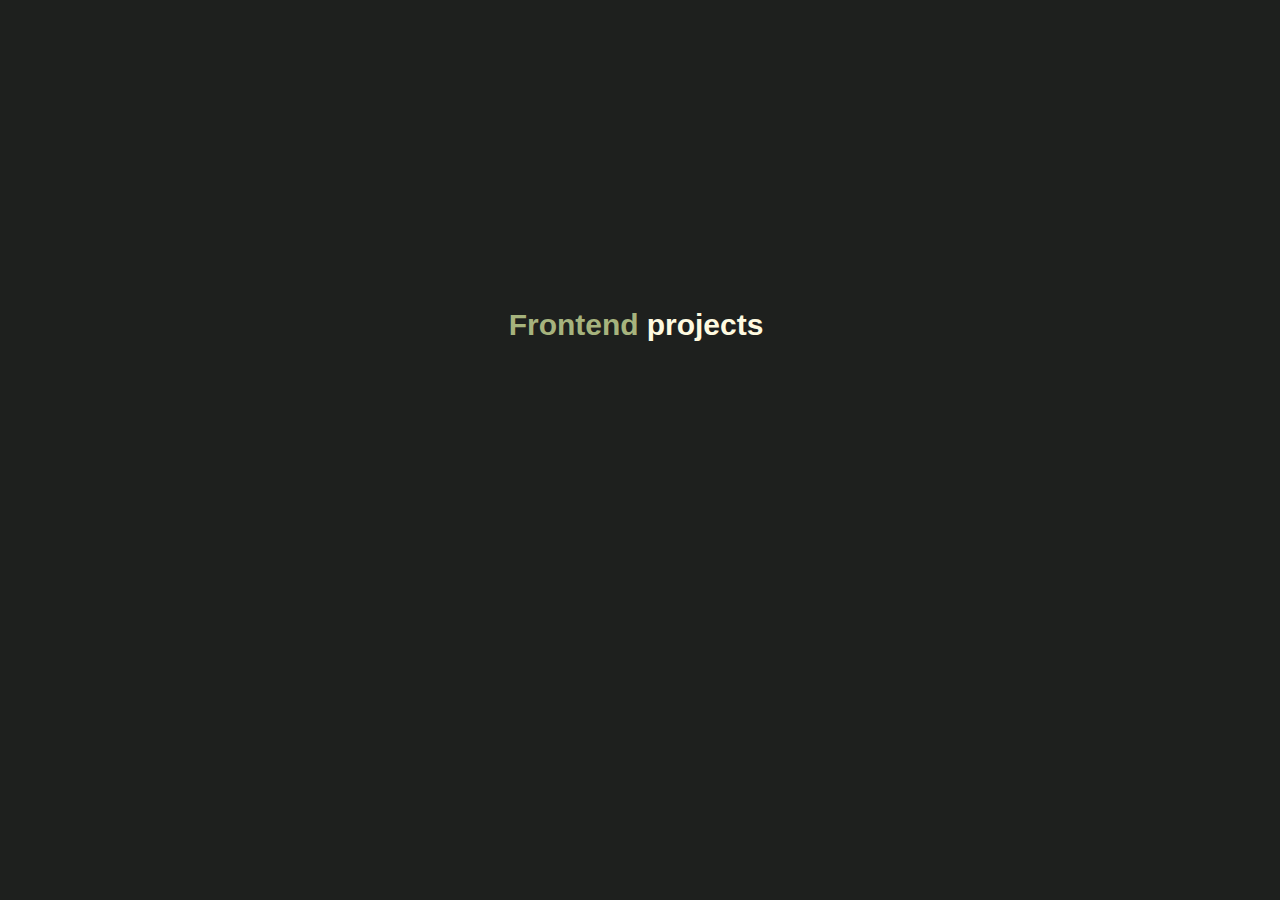
<file: page/index.html>
<!DOCTYPE html>
<html lang="en">

<head>
    <meta charset="UTF-8">
    <meta name="viewport" content="width=device-width, initial-scale=1.0">
    <title>Frontend page</title>
    <link rel="stylesheet" href="style.css">
</head>

<body>
    <a href="front-end-projects">Frontend <span>projects</span> </a>
</body>

</html>
</file>
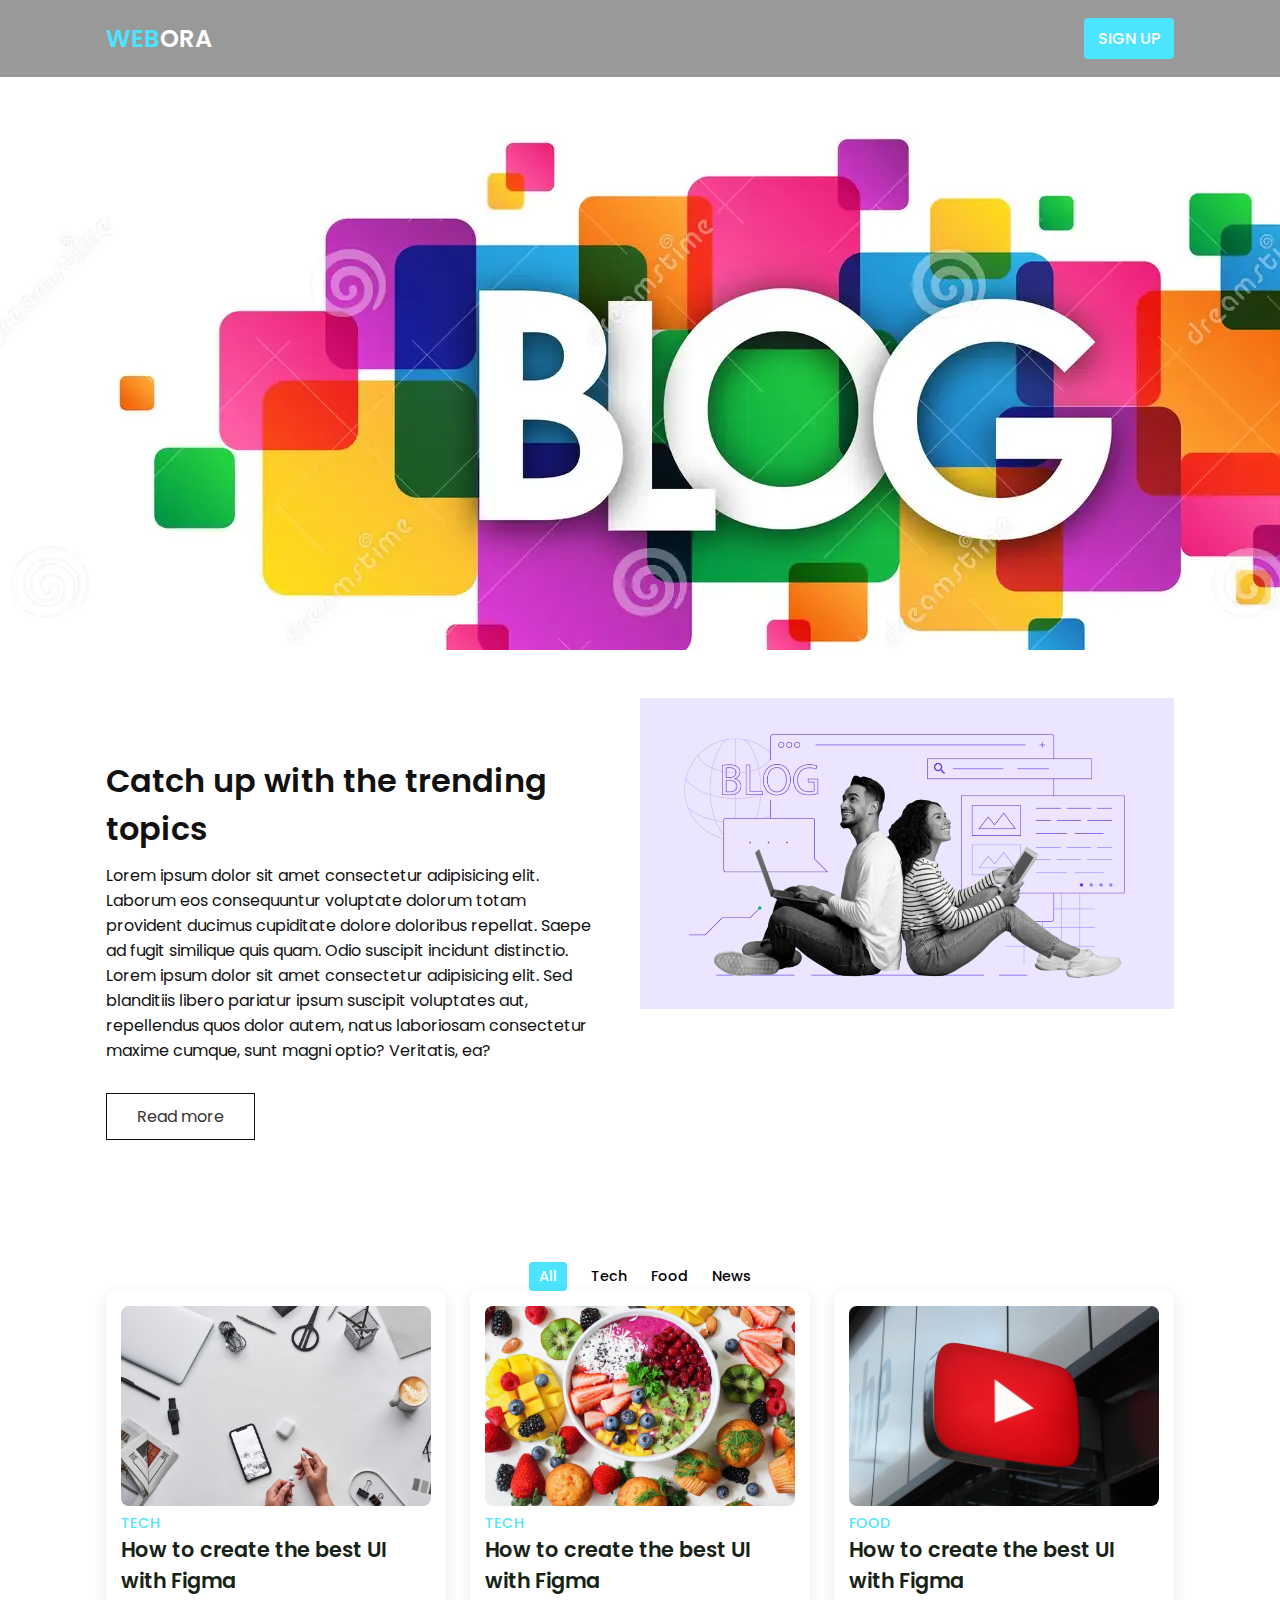
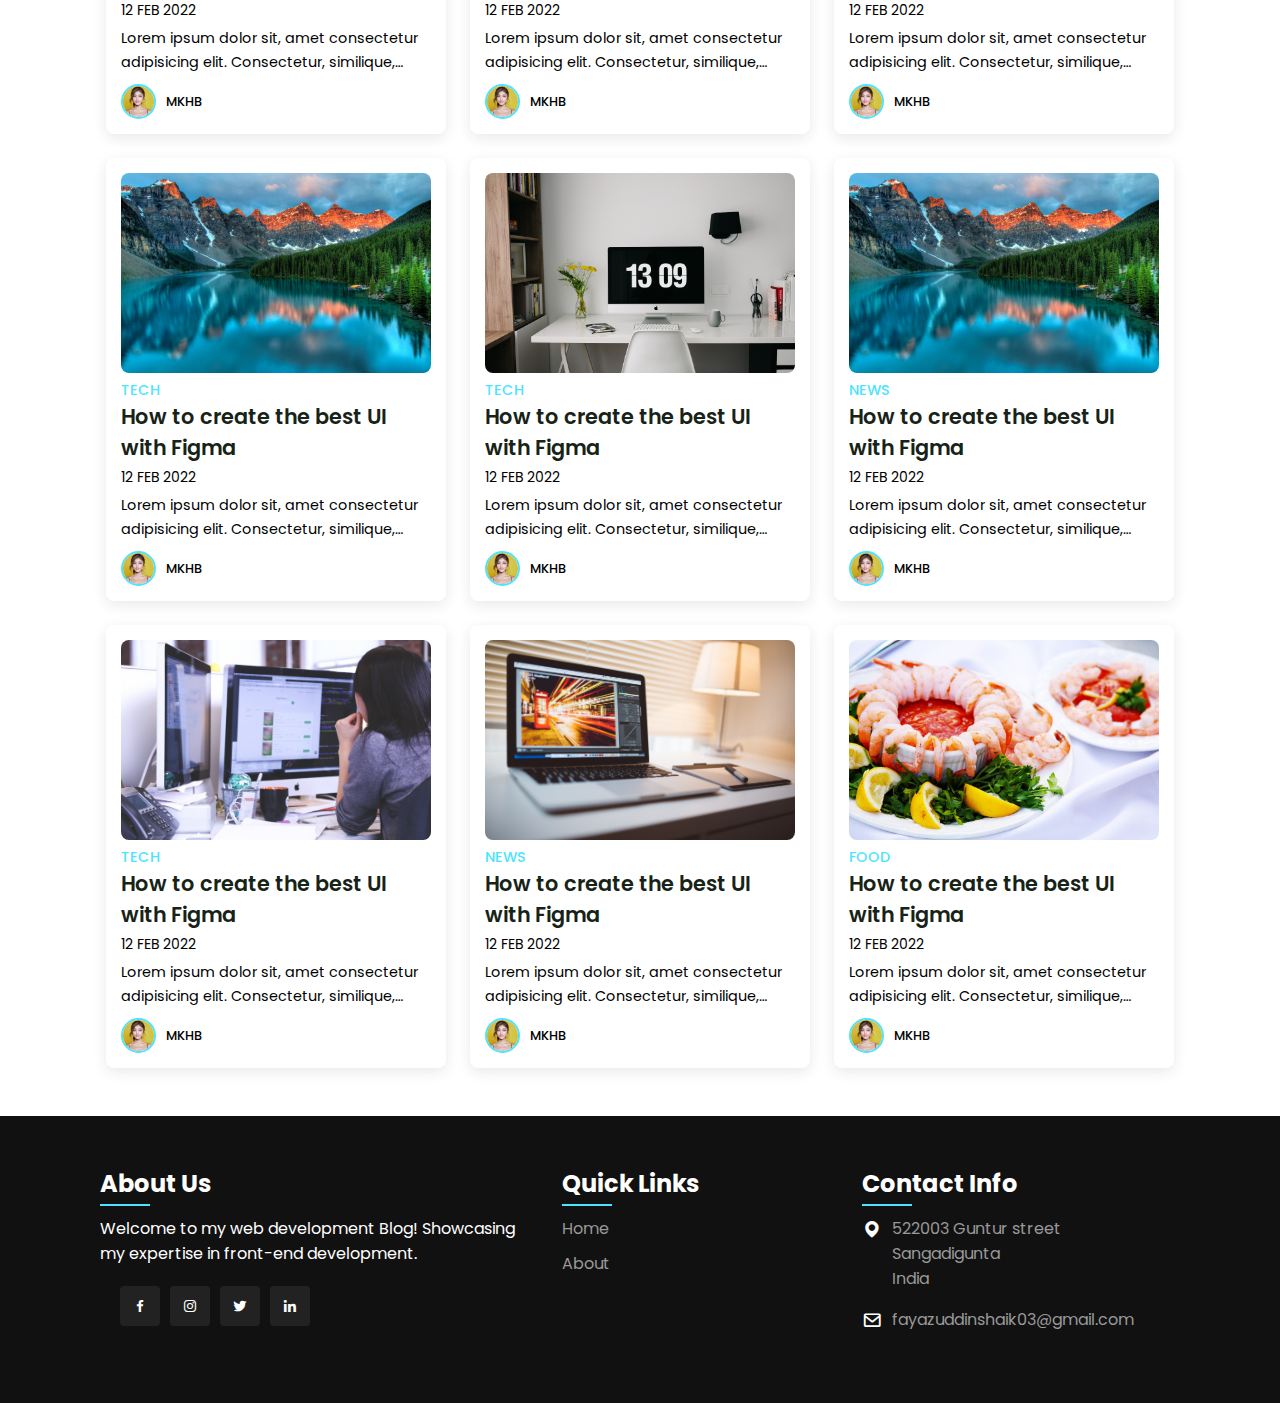
<file: page/front-end-projects/Blog/index.html>
<!DOCTYPE html>
<html lang="en">

<head>
    <meta charset="UTF-8">
    <meta http-equiv="X-UA-Compatible" content="IE=edge">
    <meta name="viewport" content="width=device-width, initial-scale=1.0">
    <title>Blogger</title>
    <!-- Box-icon -->
    <link href='https://unpkg.com/boxicons@2.1.4/css/boxicons.min.css' rel='stylesheet'>
    <link rel="stylesheet" href="style.css">
</head>

<body>
    <header>
        <div class="nav container">
            <a href="#" class="logo"> <span>WEB</span>ORA</a>
            <a href="#" class="login">Sign Up</a>
        </div>
    </header>

    <section class="home" id="home">
        <div class="home-text container">

        </div>
    </section>

    <section class="about container" id="about">
        <div class="contentBx">
            <h2 class="titleText">Catch up with the trending topics</h2>
            <p class="title-text">
                Lorem ipsum dolor sit amet consectetur adipisicing elit. Laborum eos consequuntur voluptate dolorum
                totam provident ducimus cupiditate dolore doloribus repellat. Saepe ad fugit similique quis quam. Odio
                suscipit incidunt distinctio.
                <br>Lorem ipsum dolor sit amet consectetur adipisicing elit. Sed blanditiis libero pariatur ipsum
                suscipit voluptates aut, repellendus quos dolor autem, natus laboriosam consectetur maxime cumque, sunt
                magni optio? Veritatis, ea?
            </p>
            <a href="#" class="btn2">Read more</a>
        </div>
        <div class="imgBx">
            <img src="images/about 1.png" alt="" class="fitBg">
        </div>
    </section>

    <div class="post-filter container">
        <span class="filter-item active-filter" data-filter="all">All</span>
        <span class="filter-item" data-filter="tech">Tech</span>
        <span class="filter-item" data-filter="food">Food</span>
        <span class="filter-item" data-filter="news">News</span>
    </div>

    <div class="post container">
        <!-- Post 1 -->
        <div class="post-box tech">
            <img src="images/img1.jpg" alt="" class="post-img">
            <h2 class="category">Tech</h2>
            <a href="#" class="post-title">How to create the best UI with Figma</a>
            <span class="post-date">12 Feb 2022</span>
            <p class="post-description">Lorem ipsum dolor sit, amet consectetur adipisicing elit. Consectetur,
                similique, rerum excepturi harum, vitae facilis corrupti vel modi debitis est perferendis aut quasi ea
                unde repudiandae iste architecto. Corporis, voluptates.</p>
            <div class="profile">
                <img src="images/testi1.jpg" alt="" class="profile-img">
                <span class="profile-name">MKHB</span>
            </div>
        </div>
        <!-- Post 2 -->
        <div class="post-box food">
            <img src="images/img2.jpg" alt="" class="post-img">
            <h2 class="category">Tech</h2>
            <a href="#" class="post-title">How to create the best UI with Figma</a>
            <span class="post-date">12 Feb 2022</span>
            <p class="post-description">Lorem ipsum dolor sit, amet consectetur adipisicing elit. Consectetur,
                similique, rerum excepturi harum, vitae facilis corrupti vel modi debitis est perferendis aut quasi ea
                unde repudiandae iste architecto. Corporis, voluptates.</p>
            <div class="profile">
                <img src="images/testi1.jpg" alt="" class="profile-img">
                <span class="profile-name">MKHB</span>
            </div>
        </div>
        <!-- Post 3 -->
        <div class="post-box food">
            <img src="images/img3.jpg" alt="" class="post-img">
            <h2 class="category">Food</h2>
            <a href="#" class="post-title">How to create the best UI with Figma</a>
            <span class="post-date">12 Feb 2022</span>
            <p class="post-description">Lorem ipsum dolor sit, amet consectetur adipisicing elit. Consectetur,
                similique, rerum excepturi harum, vitae facilis corrupti vel modi debitis est perferendis aut quasi ea
                unde repudiandae iste architecto. Corporis, voluptates.</p>
            <div class="profile">
                <img src="images/testi1.jpg" alt="" class="profile-img">
                <span class="profile-name">MKHB</span>
            </div>
        </div>
        <!-- Post 4 -->
        <div class="post-box news">
            <img src="images/img4.jpg" alt="" class="post-img">
            <h2 class="category">Tech</h2>
            <a href="#" class="post-title">How to create the best UI with Figma</a>
            <span class="post-date">12 Feb 2022</span>
            <p class="post-description">Lorem ipsum dolor sit, amet consectetur adipisicing elit. Consectetur,
                similique, rerum excepturi harum, vitae facilis corrupti vel modi debitis est perferendis aut quasi ea
                unde repudiandae iste architecto. Corporis, voluptates.</p>
            <div class="profile">
                <img src="images/testi1.jpg" alt="" class="profile-img">
                <span class="profile-name">MKHB</span>
            </div>
        </div>
        <!-- Post 5 -->
        <div class="post-box tech">
            <img src="images/img5.jpg" alt="" class="post-img">
            <h2 class="category">Tech</h2>
            <a href="#" class="post-title">How to create the best UI with Figma</a>
            <span class="post-date">12 Feb 2022</span>
            <p class="post-description">Lorem ipsum dolor sit, amet consectetur adipisicing elit. Consectetur,
                similique, rerum excepturi harum, vitae facilis corrupti vel modi debitis est perferendis aut quasi ea
                unde repudiandae iste architecto. Corporis, voluptates.</p>
            <div class="profile">
                <img src="images/testi1.jpg" alt="" class="profile-img">
                <span class="profile-name">MKHB</span>
            </div>
        </div>
        <!-- Post 6 -->
        <div class="post-box news">
            <img src="images/img4.jpg" alt="" class="post-img">
            <h2 class="category">News</h2>
            <a href="#" class="post-title">How to create the best UI with Figma</a>
            <span class="post-date">12 Feb 2022</span>
            <p class="post-description">Lorem ipsum dolor sit, amet consectetur adipisicing elit. Consectetur,
                similique, rerum excepturi harum, vitae facilis corrupti vel modi debitis est perferendis aut quasi ea
                unde repudiandae iste architecto. Corporis, voluptates.</p>
            <div class="profile">
                <img src="images/testi1.jpg" alt="" class="profile-img">
                <span class="profile-name">MKHB</span>
            </div>
        </div>
        <!-- Post 7 -->
        <div class="post-box tech">
            <img src="images/img7.jpg" alt="" class="post-img">
            <h2 class="category">Tech</h2>
            <a href="#" class="post-title">How to create the best UI with Figma</a>
            <span class="post-date">12 Feb 2022</span>
            <p class="post-description">Lorem ipsum dolor sit, amet consectetur adipisicing elit. Consectetur,
                similique, rerum excepturi harum, vitae facilis corrupti vel modi debitis est perferendis aut quasi ea
                unde repudiandae iste architecto. Corporis, voluptates.</p>
            <div class="profile">
                <img src="images/testi1.jpg" alt="" class="profile-img">
                <span class="profile-name">MKHB</span>
            </div>
        </div>
        <!-- Post 1 -->
        <div class="post-box news">
            <img src="images/img8.jpg" alt="" class="post-img">
            <h2 class="category">News</h2>
            <a href="#" class="post-title">How to create the best UI with Figma</a>
            <span class="post-date">12 Feb 2022</span>
            <p class="post-description">Lorem ipsum dolor sit, amet consectetur adipisicing elit. Consectetur,
                similique, rerum excepturi harum, vitae facilis corrupti vel modi debitis est perferendis aut quasi ea
                unde repudiandae iste architecto. Corporis, voluptates.</p>
            <div class="profile">
                <img src="images/testi1.jpg" alt="" class="profile-img">
                <span class="profile-name">MKHB</span>
            </div>
        </div>
        <!-- Post 9 -->
        <div class="post-box food">
            <img src="images/img10.jpg" alt="" class="post-img">
            <h2 class="category">Food</h2>
            <a href="#" class="post-title">How to create the best UI with Figma</a>
            <span class="post-date">12 Feb 2022</span>
            <p class="post-description">Lorem ipsum dolor sit, amet consectetur adipisicing elit. Consectetur,
                similique, rerum excepturi harum, vitae facilis corrupti vel modi debitis est perferendis aut quasi ea
                unde repudiandae iste architecto. Corporis, voluptates.</p>
            <div class="profile">
                <img src="images/testi1.jpg" alt="" class="profile-img">
                <span class="profile-name">MKHB</span>
            </div>
        </div>
    </div>

    <footer>
        <div class="footer-container">
            <div class="sec aboutus">
                <h2>About Us</h2>
                <p>Welcome to my web development Blog! Showcasing my expertise in front-end development.</p>
                <ul class="sci">
                    <li><a href="#"><i class="bx bxl-facebook"></i></a></li>
                    <li><a href="#"><i class="bx bxl-instagram"></i></a></li>
                    <li><a href="#"><i class="bx bxl-twitter"></i></a></li>
                    <li><a href="#"><i class="bx bxl-linkedin"></i></a></li>
                </ul>
            </div>
            <div class="sec quicklinks">
                <h2>Quick Links</h2>
                <ul>
                    <li><a href="#">Home</a></li>
                    <li><a href="#">About</a></li>
                </ul>
            </div>
            <div class="sec contactBx">
                <h2>Contact Info</h2>
                <ul class="info">
                    <li>
                        <span><i class='bx bxs-map'></i></span>
                        <span>522003 Guntur street <br> Sangadigunta <br> India </span>
                    </li>
                    <li>
                        <span><i class='bx bx-envelope'></i></span>
                        <p><a href="mailto:fayazuddinshaik03@gmail.com">fayazuddinshaik03@gmail.com</a></p>
                    </li>
                </ul>
            </div>
        </div>
    </footer>

    <script src="https://cdnjs.cloudflare.com/ajax/libs/jquery/3.6.1/jquery.min.js"
        integrity="sha512-aVKKRRi/Q/YV+4mjoKBsE4x3H+BkegoM/em46NNlCqNTmUYADjBbeNefNxYV7giUp0VxICtqdrbqU7iVaeZNXA=="
        crossorigin="anonymous" referrerpolicy="no-referrer"></script>
    <script src="main.js"></script>
</body>

</html>
</file>
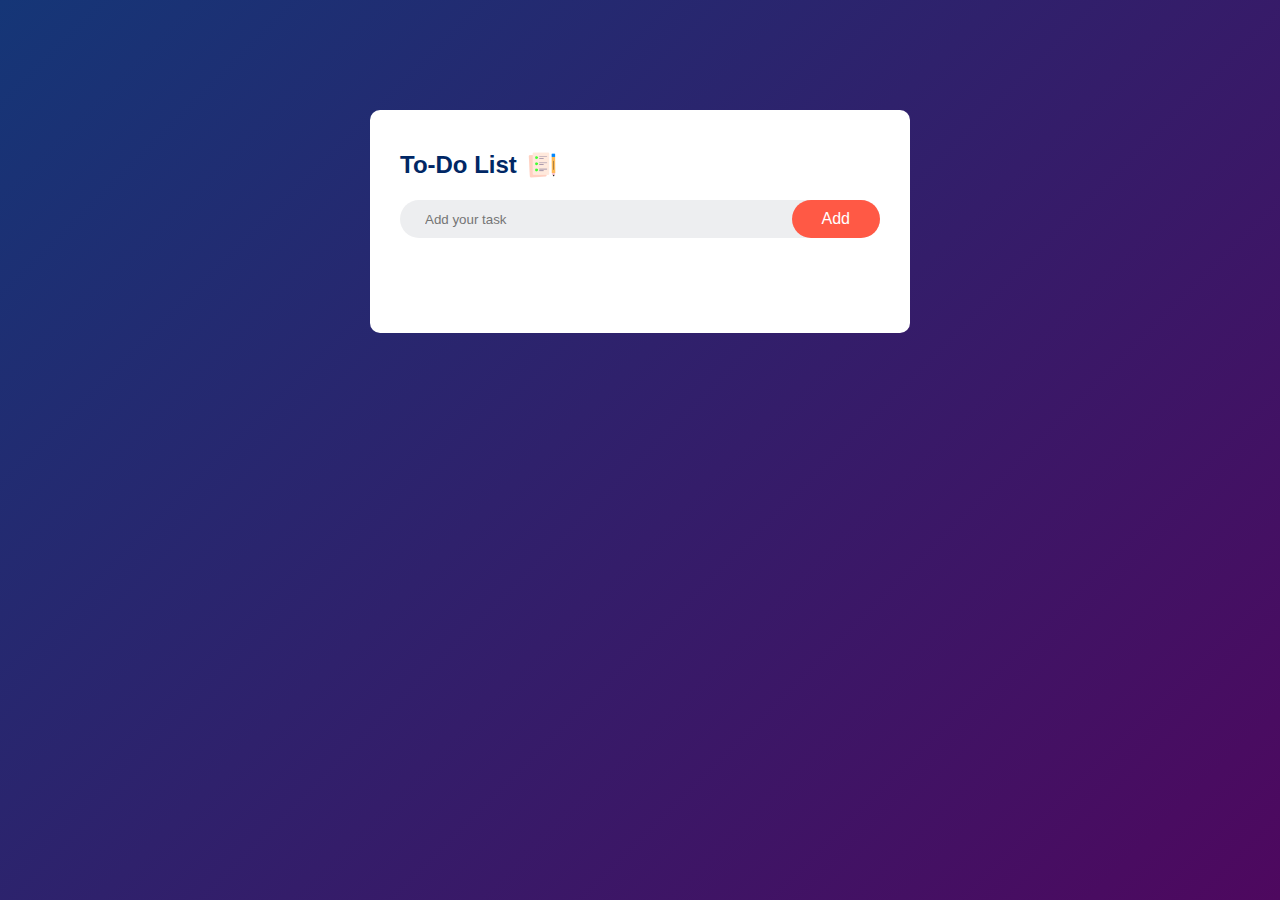
<file: page/front-end-projects/To-Do-List-App/index.html>
<!DOCTYPE html>
<html lang="en">

<head>
    <meta charset="UTF-8">
    <meta name="viewport" content="width=device-width, initial-scale=1.0">
    <title>To-Do-List-App</title>
    <link rel="stylesheet" href="style.css">
</head>

<body>
    <div class="container">
        <div class="todo-app">
            <h2>To-Do List <img src="images/icon.png" alt=""></h2>
            <div class="row">
                <input type="text" id="input-box" placeholder="Add your task">
                <button onclick="addTask()">Add</button>
            </div>
            <ul id="list-container">
                <!---<li class="checked">Task 1</li>
                <li>Task 2</li>
                <li>Task 3</li>-->
            </ul>
        </div>
    </div>
    <script src="script.js"></script>
</body>

</html>
</file>
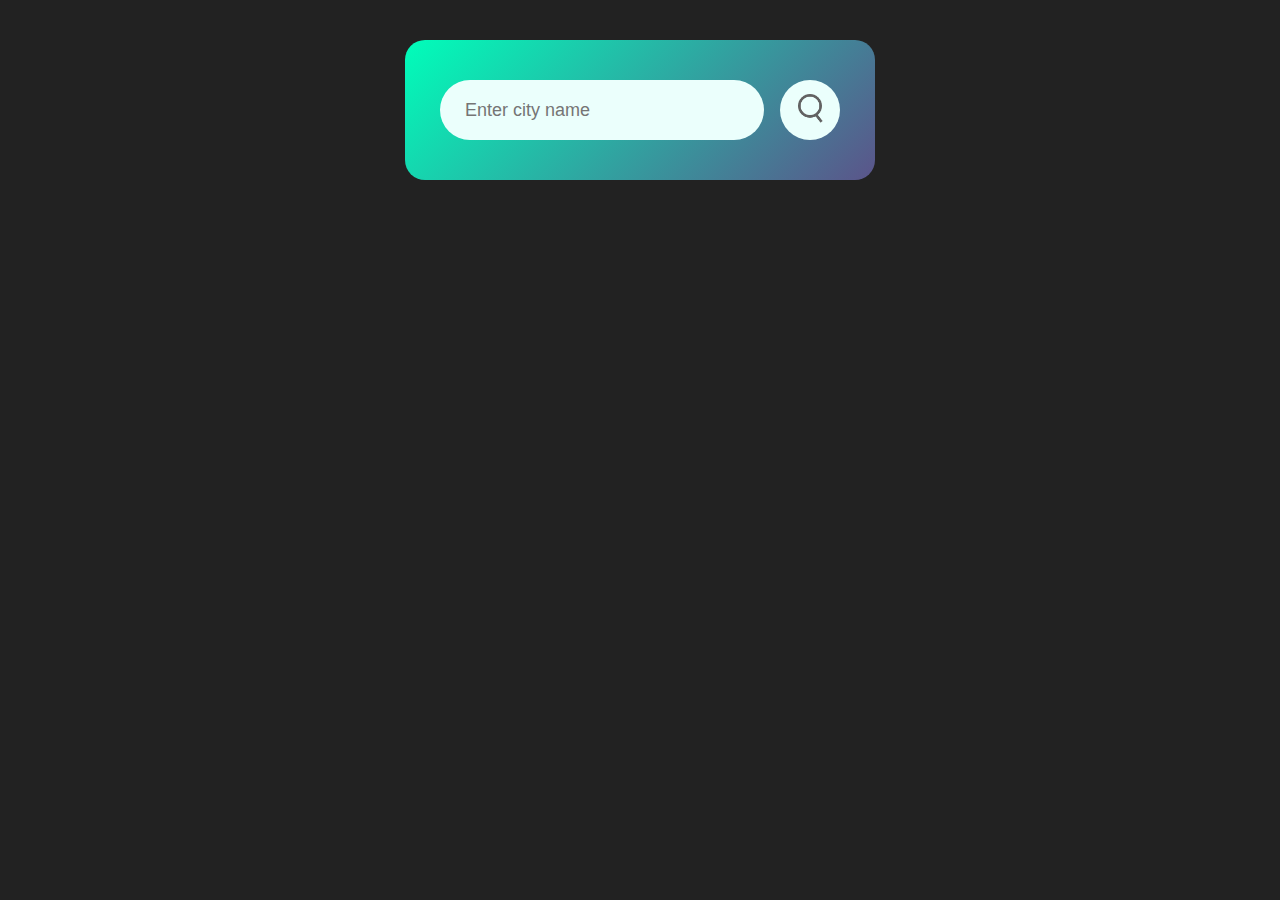
<file: page/front-end-projects/weather-app/index.html>
<!DOCTYPE html>
<html lang="en">

<head>
    <meta charset="UTF-8">
    <meta name="viewport" content="width=device-width, initial-scale=1.0">
    <!-- Google Tag Manager -->
    <script>(function (w, d, s, l, i) {
            w[l] = w[l] || []; w[l].push({
                'gtm.start':
                    new Date().getTime(), event: 'gtm.js'
            }); var f = d.getElementsByTagName(s)[0],
                j = d.createElement(s), dl = l != 'dataLayer' ? '&l=' + l : ''; j.async = true; j.src =
                    'https://www.googletagmanager.com/gtm.js?id=' + i + dl; f.parentNode.insertBefore(j, f);
        })(window, document, 'script', 'dataLayer', 'GTM-WQCS8MVW');</script>
    <!-- End Google Tag Manager -->
    <title>Weather - App</title>
    <link rel="stylesheet" href="style.css">
</head>

<body>
    <div class="card">
        <div class="search">
            <input type="text" placeholder="Enter city name" spellcheck="false">
            <button><img src="images/search.png" alt=""></button>
        </div>
        <div class="error">
            <p>Invalid city name</p>
        </div>
        <div class="weather">
            <img src="images/rain.png" class="weather-icon">
            <h1 class="temp">22°c</h1>
            <h2 class="city">New York</h2>
            <div class="details">
                <div class="col">
                    <img src="images/humidity.png">
                    <div>
                        <p class="humidity">50%</p>
                        <p>Humidity</p>
                    </div>
                </div>
                <div class="col">
                    <img src="images/wind.png">
                    <div>
                        <p class="wind">15km/h</p>
                        <p>Wind Speed</p>
                    </div>
                </div>
            </div>
        </div>
    </div>
    <script src="script.js"></script>
    <!-- Google Tag Manager (noscript) -->
    <noscript><iframe src="https://www.googletagmanager.com/ns.html?id=GTM-WQCS8MVW" height="0" width="0"
            style="display:none;visibility:hidden"></iframe></noscript>
    <!-- End Google Tag Manager (noscript) -->
</body>

</html>
</file>
<file: page/style.css>
* {
    margin: 0;
    padding: 0;
    font-family: 'Poppin', sans-serif;
    box-sizing: border-box;
}

body {
    background-color: #1E201E;
    display: flex;
    align-items: center;
    justify-content: center;
}

a {
    color: #A6B37D;
    font-size: 30px;
    font-weight: 600;
    display: flex;
    align-items: center;
    justify-content: center;
    margin-bottom: -50px;
    padding: 300px 300px;
    text-decoration: none;
}

span {
    color: #FEFAE0;
    padding: 8px;
}
</file>
<file: page/front-end-projects/Blog/style.css>
@import url('https://fonts.googleapis.com/css2?family=Poppins:ital,wght@0,600;0,700;1,400&display=swap');
*{
    font-family: 'Poppins', sans-serif;
    margin: 0;
    padding: 0;
    scroll-behavior: smooth;
    scroll-padding-top: 2rem;
    box-sizing: border-box;
}

/* root values */
:root{
    --container-color: #1a1e21;
    --second-color: rgba(77, 228, 255);
    --text-color: #172317;
    --bg-color: #fff;
}

::selection{
    color: var(--bg-color);
    background: var(--second-color);
}

a{
    text-decoration: none;
}

li{
    list-style: none;
}

img{
    width: 100%;
}

section{
    padding: 3rem 0 2rem;
}

.container{
    max-width: 1068px;
    margin: auto;
    width: 100%;
}

a{
    color: #fff;
}

/* Header */
header{
    position: fixed;
    top: 0;
    left: 0;
    width: 100%;
    z-index: 200;
    background-color: #999;
}

header.shadow{
    background: var(--bg-color);
    box-shadow: 0 1px 4px hsl(0 4% 14% / 10%);
    transition: .5s;
}

header.shadow .logo{
    color: var(--text-color);
}

.nav{
    display: flex;
    align-items: center;
    justify-content: space-between;
    padding: 18px 0;
}

.logo{
    font-size: 1.5rem;
    font-weight: 600;
    color: var(--bg-color);
}

.logo span{
    color: var(--second-color);
}

.login{
    padding: 8px 14px;
    text-transform: uppercase;
    font-weight: 500;
    border-radius: 4px;
    background: var(--second-color);
    color: var(--bg-color);
}

.login:hover{
    background: hsl(199, 98%, 56%);
    transition: .5s;
}

.home{
    width: 100%;
    min-height: 650px;
    background: url("images/banner 1.png");
    display: grid;
    justify-content: center;
    align-items: center;
}

.home-text{
    color: var(--bg-color);
    text-align: center;
}

.home-title{
    font-size: 3.5rem;
}

.home-subtitle{
    font-size: 1rem;
    font-weight: 400;
}

.about{
    position: relative;
    width: 100%;
    display: flex !important;
    justify-content: center;
    align-items: center;
}

.about .contentBx{
    max-width: 50%;
    width: 50%;
    text-align: left;
    padding-right: 40px;
}

.titleText{
    font-weight: 600;
    color: #111;
    font-size: 2rem;
    margin-bottom: 10px;
}

.title-text{
    color: #111;
    font-size: 1em;
}

.about .imgBx{
    position: relative;
    min-width: 50%;
    width: 50%;
    min-height: 500px;
}

.btn2{
    position: relative;
    display: inline-block;
    margin-top: 30px;
    padding: 10px 30px;
    background: #fff;
    border: .8px solid #111;
    color: #333;
    text-decoration: none;
    transition: 0.5s;
}

.btn2:hover{
    background-color: var(--second-color);
    border: none;
    color: #fff;
}

.post-filter{
    display: flex;
    justify-content: center;
    align-items: center;
    column-gap: 1.5rem;
    margin-top: 2rem !important;
}

.filter-item{
    font-size: 0.9rem;
    font-weight: 500;
    cursor: pointer;
}

.active-filter{
    background: var(--second-color);
    color: var(--bg-color);
    padding: 4px 10px;
    border-radius: 4px;
}

.post{
    display: grid;
    grid-template-columns: repeat(auto-fit, minmax(280px, auto));
    justify-content: center;
    gap: 1.5rem;
}

.post-box{
    background: var(--bg-color);
    box-shadow: 0 4px 14px hsl(35deg 25% 15% / 10%);
    padding: 15px;
    border-radius: 0.5rem;
}

.post-img{
    width: 100%;
    height: 200px;
    object-fit: cover;
    object-position: center;
    border-radius: 0.5rem;
}

.category{
    font-size: 0.9rem;
    font-weight: 500;
    text-transform: uppercase;
    color: var(--second-color);
}

.post-title{
    font-size: 1.3rem;
    font-weight: 600;
    color: var(--text-color);
    display: -webkit-box;
    -webkit-line-clamp: 2;
    -webkit-box-orient: vertical;
    overflow: hidden;
}

.post-date{
    display: flex;
    font-size: 0.875rem;
    text-transform: uppercase;
    margin-top: 4px;
    font-weight: 400;
}

.post-description{
    font-size: 0.9rem;
    line-height: 1.5rem;
    margin: 5px 0 10px;
    display: -webkit-box;
    -webkit-line-clamp: 2;
    -webkit-box-orient: vertical;
    overflow: hidden;
}

.profile{
    display: flex;
    align-items: center;
    gap: 10px;
}

.profile-img{
    width: 35px;
    height: 35px;
    border-radius: 50%;
    object-fit: cover;
    object-position: center;
    border: 2px solid var(--second-color);
}

.profile-name{
    font-size: .8rem;
    font-weight: 500;
}

footer{
    position: relative;
    width: 100%;
    height: auto;
    padding: 50px 100px;
    margin-top: 3rem;
    background: #111;
    display: flex;
    font-family: sans-serif;
    justify-content: space-between;
}

.footer-container{
    display: flex;
    justify-content: space-between;
    flex-wrap: wrap;
    flex-direction: row;
}

.footer-container .sec{
    margin-right: 30px;
}

.footer-container .sec.aboutus{
    width: 40%;
}

.footer-container h2{
    position: relative;
    color: #fff;
    margin-bottom: 15px;
}

.footer-container h2::before{
    content: '';
    position: absolute;
    bottom: -5px;
    left: 0;
    width: 50px;
    height: 2px;
    background: rgb(77, 228, 255);
}

footer p{
    color: #fff;
}

.sci{
    margin: 20px;
    display: flex;
}

.sci li{
    list-style: none;
}

.sci li a{
    display: inline-block;
    width: 40px;
    height: 40px;
    background: #222;
    display: flex;
    justify-content: center;
    align-items: center;
    margin-right: 10px;
    text-decoration: none;
    border-radius: 4px;
    transition: .5s;
}

.sci li a:hover{
    background: rgb(77, 228, 255);
}

.sci i a .bx{
    color: #fff;
    font-size: 20px;
}

.quicklinks{
    position: relative;
    width: 25%;
}

.quicklinks ul li{
    list-style: none;
}

.quicklinks ul li a{
    color: #999;
    text-decoration: none;
    margin-bottom: 10px;
    display: inline-block;
    transition: .3s;
}

.quicklinks ul li a:hover{
    color: #fff;
}

.footer-container .contactBx{
    width: calc(35% - 60px);
    margin-right: 0 !important;
}

.contactBx .info{
    position: relative;
}

.contactBx .info li{
    display: flex !important;
    margin-bottom: 16px;
}

.contactBx .info li span:nth-child(1){
    color: #fff;
    font-size: 20px;
    margin-right: 10px;
}

.contactBx .info li span{
    color: #999;
}

.contactBx .info li a{
    color: #999;
    text-decoration: none;
    transition: .5s;
}

.contactBx .info li a:hover{
    color: #fff;
}

@media (max-width: 1060px){
    .container{
        margin: 0 auto;
        width: 95%;
    }

    .home-text{
        width: 100%
    }
}

@media (max-width: 768px){
    .nav{
        padding: 10px 0;
    }

    section{
        padding: 2rem 0 !important;
    }

    .header-content{
        margin-top: 3rem !important;
    }

    .home{
        min-height: 380px;
    }

    .home-title{
        font-size: 3rem;
    }

    .header-title{
        font-size: 2rem;
    }

    .header-img{
        height: 370px;
    }

    .about{
        flex-direction: column;
    }

    .about .contentBx{
        min-width: 100%;
        width: 100%;
        text-align: center;
        padding-right: 0px;
    }

    .about .contentBx,
    .about .imgBx{
        min-width: 100%;
        width: 100%;
        padding-right: 0px;
        text-align: center;
    }

    .about .imgBx{
        min-height: 250px;
    }

    .btn2{
        margin-bottom: 30px;
    }

    .post-header{
        height: 435px;
    }

    .post-header{
        margin-top: 9rem !important;
    }
}

@media (max-width: 570px){
    .post-header{
        height: 390px;
    }

    .header-title{
        width: 100%;
    }

    .header-img{
        height: 340px;
    }
}

@media (max-width: 396px){
    .home-title{
        font-size: 2rem;
    }

    .home-subtitle{
        font-size: 0.9rem;
    }

    .home{
        min-height: 300px;
    }

    .post-box{
        padding: 10px;
    }

    .header-title{
        font-size: 1.4rem;
    }

    .header-img{
        height: 240px;
    }

    .post-header{
        height: 335px;
    }

    .header-img{
        height: 340px;
    }
}

/* Footer Media Query */
@media (max-width: 991px){
    footer{
        padding: 40px;
        font-size: 20px;
    }

    footer .footer-container{
        flex-direction: column;
    }

    footer .footer-container .sec{
        margin-right: 0;
        margin-bottom: 40px;
    }

    footer .footer-container .sec.aboutus{
        width: 100% !important;
    }

    footer .footer-container .quicklinks{
        width: 100%;
    }

    footer .footer-container .contactBx{
        width: 100%;
    }
}
</file>
<file: page/front-end-projects/To-Do-List-App/style.css>
* {
    margin: 0;
    padding: 0;
    box-sizing: border-box;
    font-family: 'Poppins', sans-serif;
}

.container {
    width: 100%;
    min-height: 100vh;
    background: linear-gradient(135deg, #153677, #4e085f);
    padding: 10px;
}

.todo-app {
    width: 100%;
    max-width: 540px;
    background: #fff;
    margin: 100px auto 20px;
    padding: 40px 30px 70px;
    border-radius: 10px;
}

.todo-app h2 {
    color: #002765;
    display: flex;
    align-items: center;
    margin-bottom: 20px;
}

.todo-app h2 img {
    width: 30px;
    margin-left: 10px;
}

.row {
    display: flex;
    align-items: center;
    justify-content: space-between;
    background: #edeef0;
    border-radius: 30px;
    padding-left: 20px;
    margin-bottom: 25px;
}

input {
    flex: 1;
    border: none;
    outline: none;
    background: transparent;
    padding: 10px;
    font-weight: 14px;
}

button {
    border: none;
    outline: none;
    padding: 16px 50px;
    background: #ff5945;
    color: #fff;
    font-size: 16px;
    cursor: pointer;
    border-radius: 40px;
}

ul li {
    list-style: none;
    font-size: 17px;
    padding: 17px 8px 12px 50px;
    user-select: none;
    cursor: pointer;
    position: relative;
}

ul li::before {
    content: '';
    position: absolute;
    height: 28px;
    width: 28px;
    border-radius: 50%;
    background-image: url(images/unchecked.png);
    background-size: cover;
    background-position: center;
    top: 12px;
    left: 8px;
}

ul li.checked {
    color: #555;
    text-decoration: line-through;
}

ul li.checked::before {
    background-image: url(images/checked.png);
}

ul li span {
    position: absolute;
    right: 0;
    top: 5px;
    width: 40px;
    height: 40px;
    font-size: 22px;
    color: #555;
    line-height: 40px;
    text-align: center;
    border-radius: 50%;
}

ul li span:hover {
    background: #edeef0;
}

@media(max-width:1024) {
    .container {
        width: 100%;
        min-height: 100vh;
    }
}

@media(max-width:1280) {
    .container {
        width: 100%;
        min-height: 100vh;
    }
}

@media(max-width:500) {
    .container {
        width: 100%;
        min-height: 100vh;
    }
}

@media(max-width:360) {
    .container {
        width: 100%;
        min-height: 100vh;
    }
}

input {
    padding: 5px;
}

button {
    padding: 10px 30px;
}
</file>
<file: page/front-end-projects/weather-app/style.css>
* {
    margin: 0;
    padding: 0;
    box-sizing: border-box;
    font-family: 'Poppins', sans-serif;
}

body {
    background: #222;
}

.card {
    width: 90%;
    max-width: 470px;
    background: linear-gradient(135deg, #00feba, #5b548a);
    color: #fff;
    margin: 40px auto 0;
    border-radius: 20px;
    padding: 40px 35px;
    text-align: center;
}

.search {
    width: 100%;
    display: flex;
    align-items: center;
    justify-content: space-between;
}

.search input {
    border: 0;
    outline: 0;
    background: #ebfffc;
    color: #555;
    padding: 10px 25px;
    height: 60px;
    border-radius: 30px;
    flex: 1;
    margin-right: 16px;
    font-size: 18px;
}

.search button {
    border: 0;
    outline: 0;
    background: #ebfffc;
    border-radius: 50%;
    width: 60px;
    height: 60px;
    cursor: pointer;
}

.search button img {
    width: 16px;
}

.weather-icon {
    width: 170px;
    margin-top: 30px;
}

.weather h1 {
    font-size: 80px;
    font-weight: 500;
}

.weather h2 {
    font-size: 45px;
    font-weight: 400;
    margin-top: -10px;
}

.details {
    display: flex;
    align-items: center;
    justify-content: space-between;
    padding: 0 20px;
    margin-top: 50px;
}

.col {
    display: flex;
    align-items: center;
    text-align: left;
}

.col img {
    width: 40px;
    margin-right: 10px;
}

.humidity,
.wind {
    font-size: 28px;
    margin-top: -6px;
}

.weather {
    display: none;
}

.error {
    text-align: left;
    margin-left: 10px;
    font-size: 14px;
    margin-top: 10px;
    display: none;
}


@media(max-width:1024px) {
    .card {
        width: 100%;
        max-width: 470px;
    }

    .search button img {
        width: 25px;
    }

    .search input {
        width: 60px;
        height: 60px;
        align-items: center;
    }
}

@media(max-width:1280px) {
    .card {
        width: 100%;
        max-width: 470px;
    }

    .search button img {
        width: 25px;
    }

    .search input {
        width: 60px;
        height: 60px;
        align-items: center;
    }
}

@media(max-width:470px) {
    .card {
        width: 90%;
        max-width: 470px;
    }

    .search button img {
        width: 25px;
    }

    .search input {
        width: 60px;
        height: 60px;
        align-items: center;
    }
}

@media(max-width:375px) {
    .card {
        width: 100%;
        max-width: 470px;
    }

    .search button img {
        width: 25px;
    }

    .search input {
        width: 60px;
        height: 60px;

    }
}

@media(max-width:360px) {
    .card {
        width: 100%;
        max-width: 470px;
    }

    .search button img {
        width: 25px;
    }

    .search input {
        width: 60px;
        height: 60px;

    }
}
</file>
